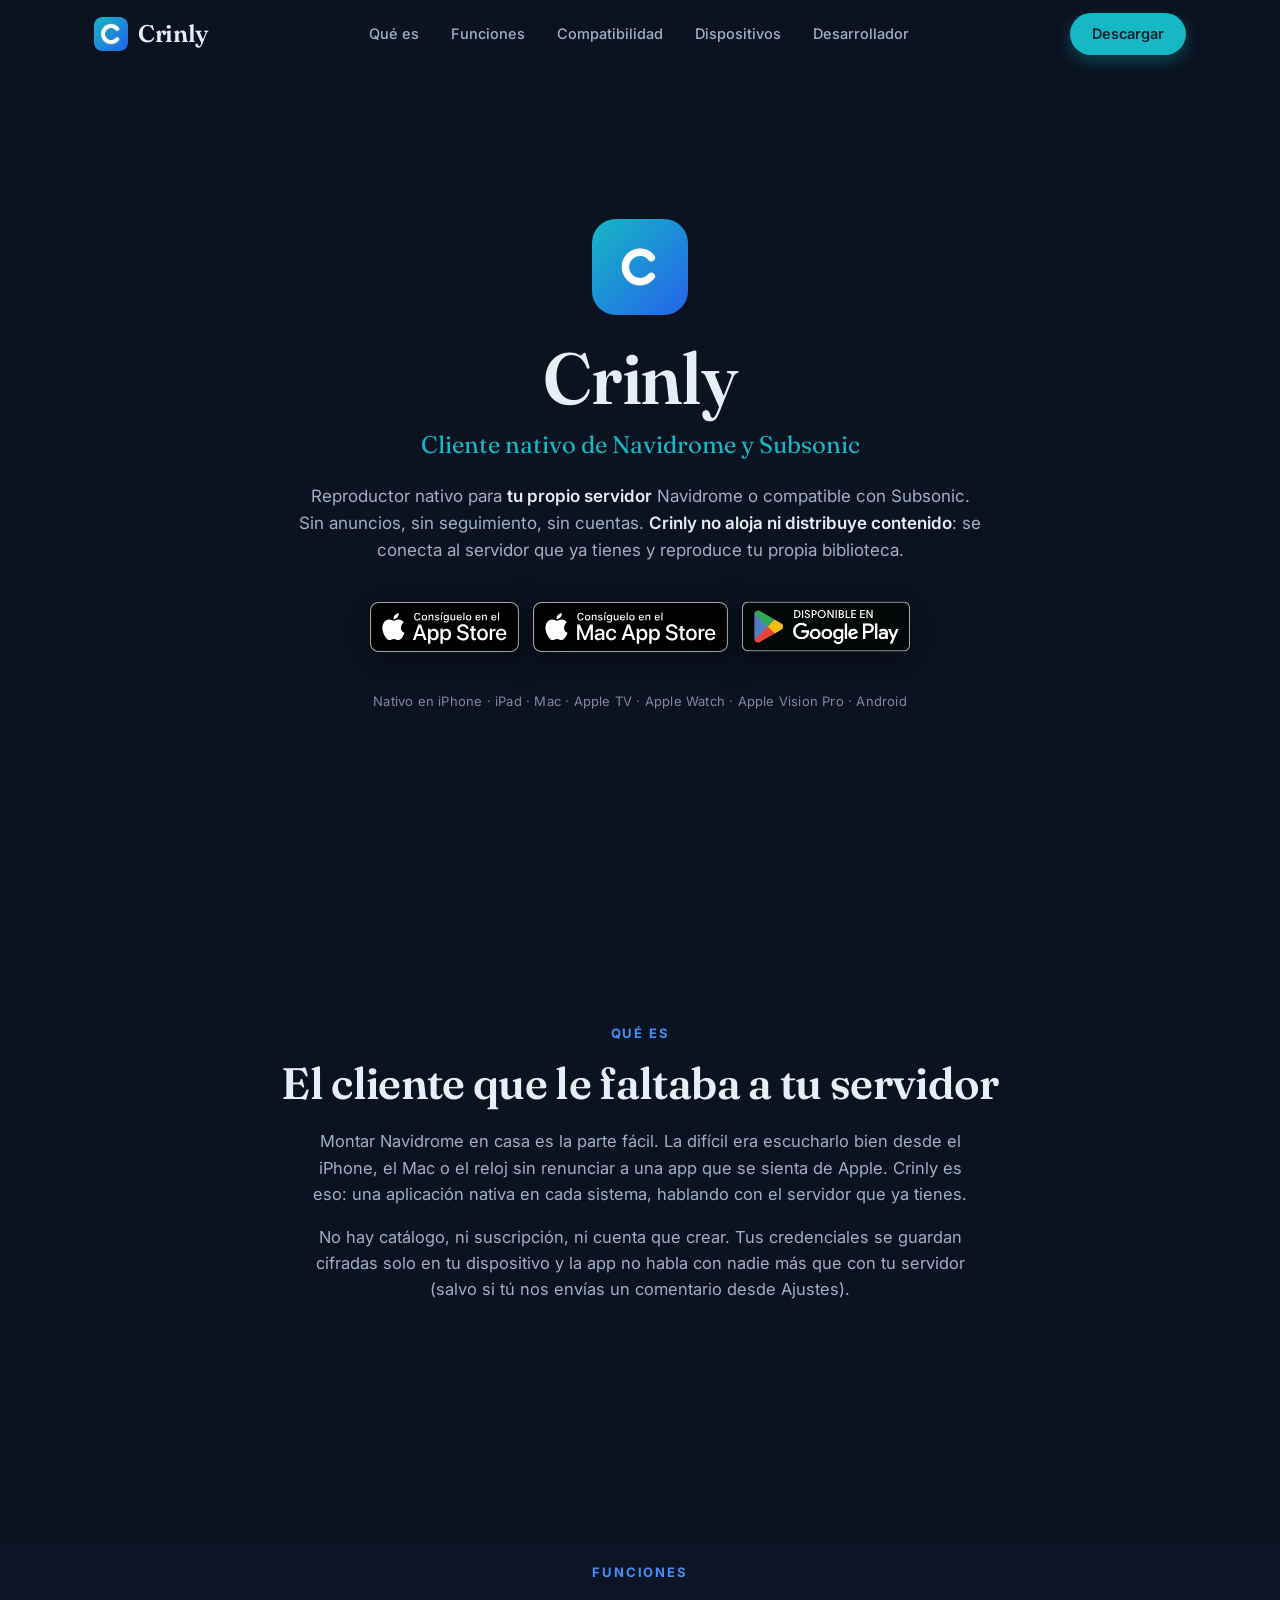
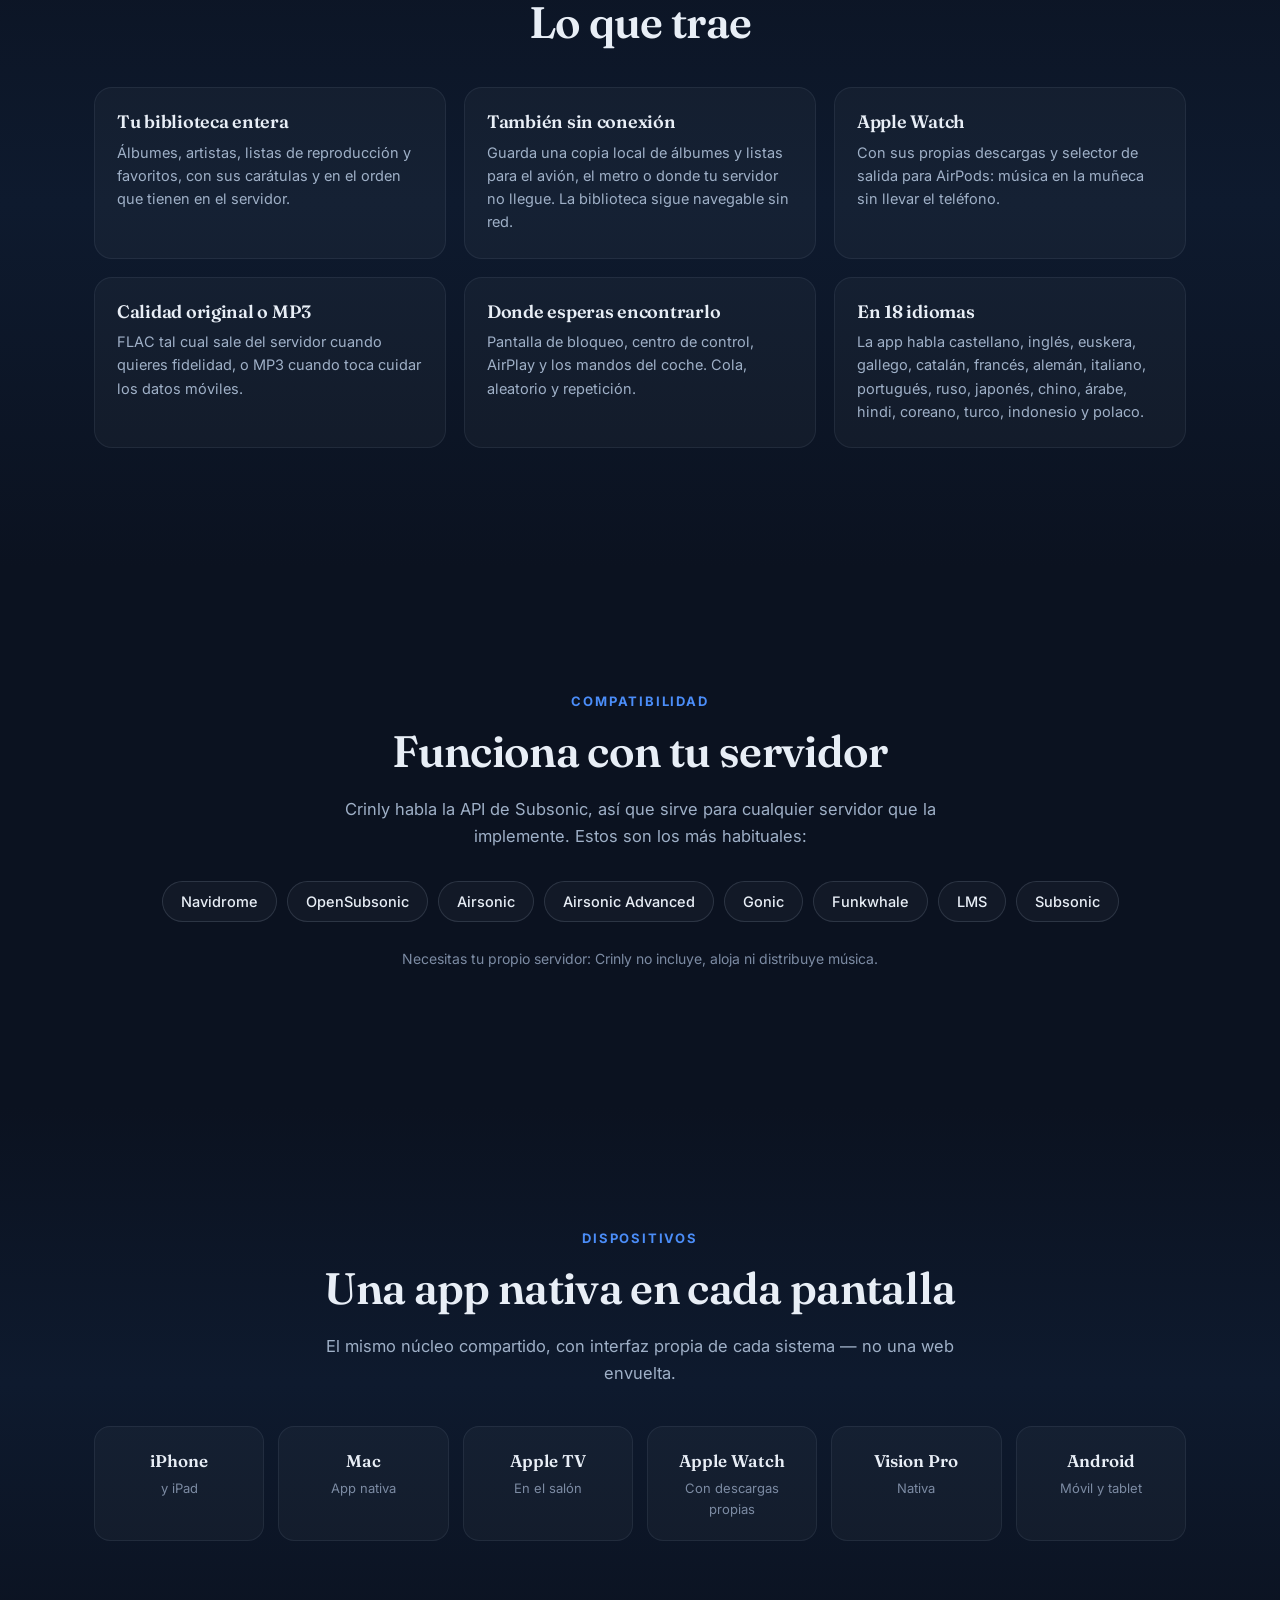
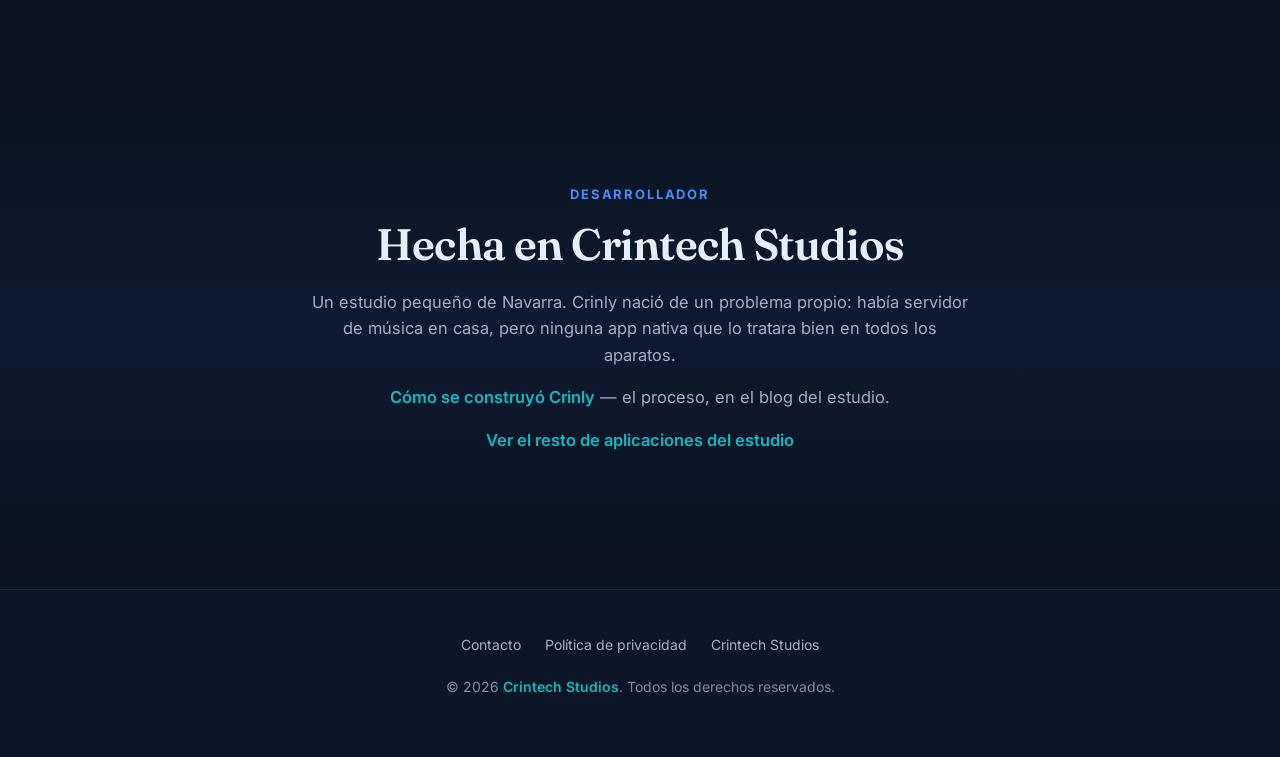
<file: index.html>
<!DOCTYPE html>
<html lang="es">
<head>
  <meta charset="utf-8">
  <meta name="viewport" content="width=device-width, initial-scale=1">
  <title>Crinly — Cliente nativo de Navidrome y Subsonic</title>
  <meta name="description" content="Crinly es el cliente nativo de Navidrome y Subsonic para iPhone, iPad, Mac, Apple TV, Apple Watch, Apple Vision Pro y Android. Se conecta a tu propio servidor: no aloja ni distribuye contenido. Gratis, sin anuncios.">
  <link rel="canonical" href="https://crinly.crintech.pro/">
  <meta property="og:title" content="Crinly — Cliente nativo de Navidrome y Subsonic">
  <meta property="og:description" content="El cliente nativo para tu propio servidor Navidrome o compatible con Subsonic. En todo el ecosistema Apple, también sin conexión.">
  <meta property="og:type" content="website">
  <meta property="og:url" content="https://crinly.crintech.pro/">
  <link rel="icon" href="/favicon.png">
  <link rel="preconnect" href="https://fonts.googleapis.com">
  <link rel="preconnect" href="https://fonts.gstatic.com" crossorigin>
  <link href="https://fonts.googleapis.com/css2?family=Fraunces:opsz,wght@9..144,400;9..144,500;9..144,600;9..144,700&family=Inter:wght@400;500;600;700&display=swap" rel="stylesheet">
  <link rel="stylesheet" href="/style.css">
</head>
<body>

  <nav id="nav">
    <div class="nav-inner">
      <a href="#hero" class="nav-logo">
        <img src="/img/crinly-icon-160.png" alt="" class="nav-logo-img">
        <span class="nav-logo-word">Crinly</span>
      </a>
      <div class="nav-center">
        <a href="#que-es" class="nav-link">Qué es</a>
        <a href="#funciones" class="nav-link">Funciones</a>
        <a href="#compatible" class="nav-link">Compatibilidad</a>
        <a href="#dispositivos" class="nav-link">Dispositivos</a>
        <a href="#crintech" class="nav-link">Desarrollador</a>
      </div>
      <div class="nav-right">
        <a href="#descargar" class="nav-cta">Descargar</a>
        <button class="nav-hamburger" aria-label="Menú" aria-expanded="false">☰</button>
      </div>
    </div>
  </nav>

  <main>
    <section id="hero" class="hero">
      <div class="hero-inner">
        <div class="mark" aria-hidden="true">
          <svg viewBox="0 0 512 512" xmlns="http://www.w3.org/2000/svg">
            <path d="M 349 334 A 121 121 0 1 1 349 178" fill="none" stroke="#FFFFFF" stroke-width="62" stroke-linecap="round"/>
          </svg>
        </div>
        <h1>Crinly</h1>
        <p class="tagline">Cliente nativo de Navidrome y Subsonic</p>
        <p class="lead">Reproductor nativo para <strong>tu propio servidor</strong> Navidrome o compatible con Subsonic. Sin anuncios, sin seguimiento, sin cuentas. <strong>Crinly no aloja ni distribuye contenido</strong>: se conecta al servidor que ya tienes y reproduce tu propia biblioteca.</p>

        <div id="descargar" class="cta store-badges">
          <a href="https://apps.apple.com/es/app/crinly/id6782419608" target="_blank" rel="noopener" aria-label="Consíguelo en el App Store">
            <img src="/img/appstore-badge.svg" alt="Consíguelo en el App Store" class="store-badge badge-apple">
          </a>
          <a href="https://apps.apple.com/es/app/crinly/id6782419608?platform=mac" target="_blank" rel="noopener" aria-label="Consíguelo en el Mac App Store">
            <img src="/img/macappstore-badge.svg" alt="Consíguelo en el Mac App Store" class="store-badge badge-mac">
          </a>
          <a href="https://play.google.com/store/apps/details?id=com.crintechstudios.crinly" target="_blank" rel="noopener" aria-label="Disponible en Google Play">
            <img src="/img/gplay-badge.png" alt="Disponible en Google Play" class="store-badge badge-google">
          </a>
        </div>
        <p class="devices">Nativo en iPhone · iPad · Mac · Apple&nbsp;TV · Apple&nbsp;Watch · Apple&nbsp;Vision&nbsp;Pro · Android</p>
      </div>
    </section>

    <section id="que-es" class="section">
      <div class="section-inner">
        <span class="section-tag">Qué es</span>
        <h2>El cliente que le faltaba a tu servidor</h2>
        <p class="section-lead">Montar Navidrome en casa es la parte fácil. La difícil era escucharlo bien desde el iPhone, el Mac o el reloj sin renunciar a una app que se sienta de Apple. Crinly es eso: una aplicación nativa en cada sistema, hablando con el servidor que ya tienes.</p>
        <p class="section-lead">No hay catálogo, ni suscripción, ni cuenta que crear. Tus credenciales se guardan cifradas solo en tu dispositivo y la app no habla con nadie más que con tu servidor (salvo si tú nos envías un comentario desde Ajustes).</p>
      </div>
    </section>

    <section id="funciones" class="section section-alt">
      <div class="section-inner">
        <span class="section-tag">Funciones</span>
        <h2>Lo que trae</h2>
        <div class="cards">
          <article class="card">
            <h3>Tu biblioteca entera</h3>
            <p>Álbumes, artistas, listas de reproducción y favoritos, con sus carátulas y en el orden que tienen en el servidor.</p>
          </article>
          <article class="card">
            <h3>También sin conexión</h3>
            <p>Guarda una copia local de álbumes y listas para el avión, el metro o donde tu servidor no llegue. La biblioteca sigue navegable sin red.</p>
          </article>
          <article class="card">
            <h3>Apple Watch</h3>
            <p>Con sus propias descargas y selector de salida para AirPods: música en la muñeca sin llevar el teléfono.</p>
          </article>
          <article class="card">
            <h3>Calidad original o MP3</h3>
            <p>FLAC tal cual sale del servidor cuando quieres fidelidad, o MP3 cuando toca cuidar los datos móviles.</p>
          </article>
          <article class="card">
            <h3>Donde esperas encontrarlo</h3>
            <p>Pantalla de bloqueo, centro de control, AirPlay y los mandos del coche. Cola, aleatorio y repetición.</p>
          </article>
          <article class="card">
            <h3>En 18 idiomas</h3>
            <p>La app habla castellano, inglés, euskera, gallego, catalán, francés, alemán, italiano, portugués, ruso, japonés, chino, árabe, hindi, coreano, turco, indonesio y polaco.</p>
          </article>
        </div>
      </div>
    </section>

    <section id="compatible" class="section">
      <div class="section-inner">
        <span class="section-tag">Compatibilidad</span>
        <h2>Funciona con tu servidor</h2>
        <p class="section-lead">Crinly habla la API de Subsonic, así que sirve para cualquier servidor que la implemente. Estos son los más habituales:</p>
        <ul class="chips">
          <li>Navidrome</li>
          <li>OpenSubsonic</li>
          <li>Airsonic</li>
          <li>Airsonic&nbsp;Advanced</li>
          <li>Gonic</li>
          <li>Funkwhale</li>
          <li>LMS</li>
          <li>Subsonic</li>
        </ul>
        <p class="section-note">Necesitas tu propio servidor: Crinly no incluye, aloja ni distribuye música.</p>
      </div>
    </section>

    <section id="dispositivos" class="section section-alt">
      <div class="section-inner">
        <span class="section-tag">Dispositivos</span>
        <h2>Una app nativa en cada pantalla</h2>
        <p class="section-lead">El mismo núcleo compartido, con interfaz propia de cada sistema — no una web envuelta.</p>
        <div class="devgrid">
          <div class="dev"><span>iPhone</span><small>y iPad</small></div>
          <div class="dev"><span>Mac</span><small>App nativa</small></div>
          <div class="dev"><span>Apple TV</span><small>En el salón</small></div>
          <div class="dev"><span>Apple Watch</span><small>Con descargas propias</small></div>
          <div class="dev"><span>Vision Pro</span><small>Nativa</small></div>
          <div class="dev"><span>Android</span><small>Móvil y tablet</small></div>
        </div>
      </div>
    </section>

    <section id="crintech" class="section section-alt">
      <div class="section-inner">
        <span class="section-tag">Desarrollador</span>
        <h2>Hecha en Crintech Studios</h2>
        <p class="section-lead">Un estudio pequeño de Navarra. Crinly nació de un problema propio: había servidor de música en casa, pero ninguna app nativa que lo tratara bien en todos los aparatos.</p>
        <p class="section-lead"><a class="inline-link" href="https://crintech.pro/blog/como-hice-crinly/">Cómo se construyó Crinly</a> — el proceso, en el blog del estudio.</p>
        <p class="section-lead"><a class="inline-link" href="https://crintech.pro">Ver el resto de aplicaciones del estudio</a></p>
      </div>
    </section>
  </main>

  <footer class="footer">
    <div class="footer-inner">
      <div class="footer-links">
        <a href="mailto:info@crintech.pro?subject=Crinly" class="footer-link">Contacto</a>
        <a href="/privacy/" class="footer-link">Política de privacidad</a>
        <a href="https://crintech.pro" class="footer-link">Crintech Studios</a>
      </div>
      <p class="footer-copy">&copy; <span id="year">2026</span> <a href="https://crintech.pro">Crintech Studios</a>. Todos los derechos reservados.</p>
    </div>
  </footer>

  <script src="/js/main.js" defer></script>
</body>
</html>
</file>
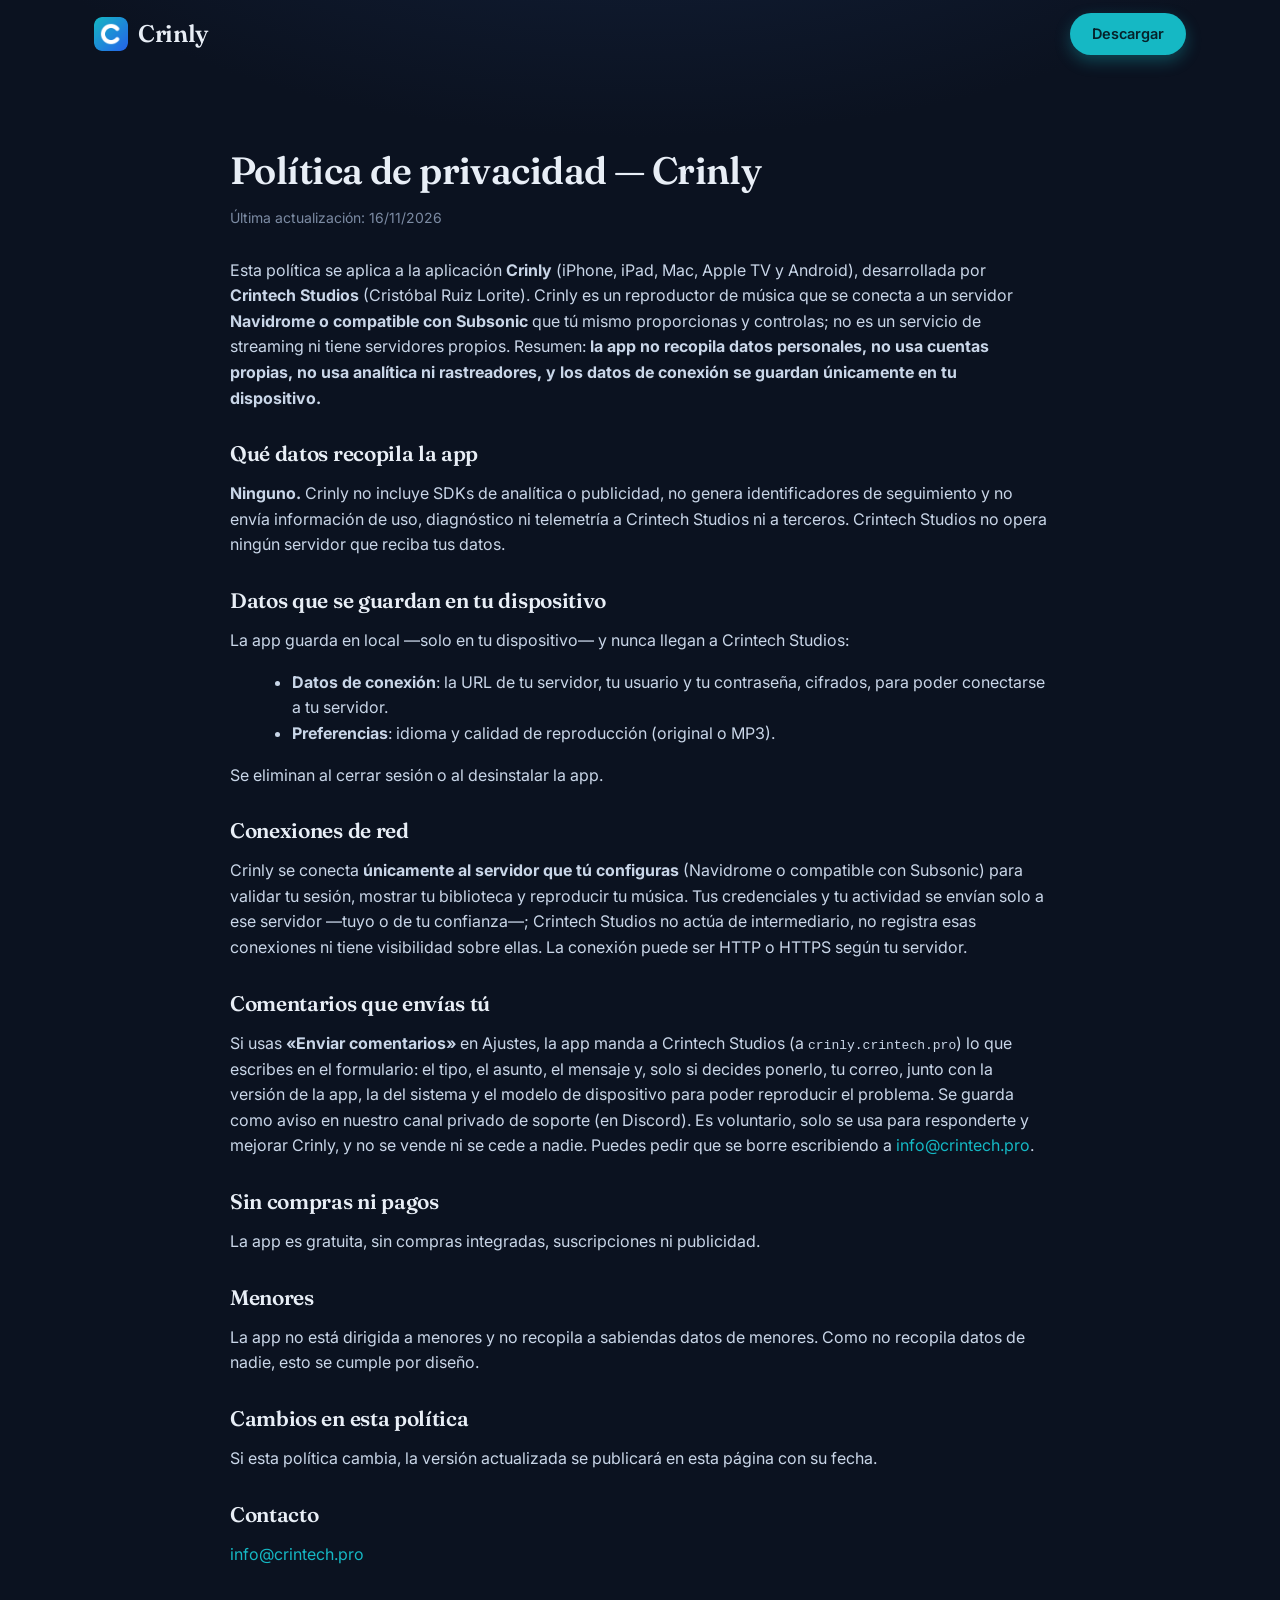
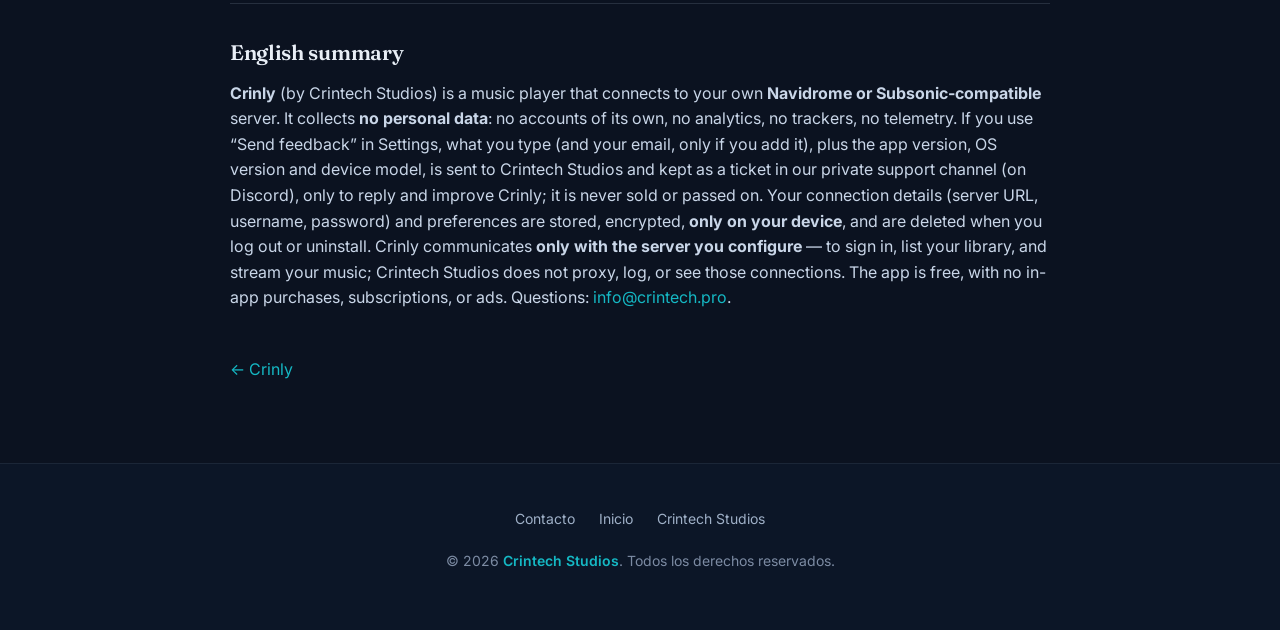
<file: privacy/index.html>
<!DOCTYPE html>
<html lang="es">
<head>
  <meta charset="UTF-8">
  <meta name="viewport" content="width=device-width, initial-scale=1.0">
  <title>Política de privacidad — Crinly</title>
  <meta name="description" content="Política de privacidad de Crinly: no recopila datos, sin cuentas, sin analítica ni rastreadores; las credenciales se guardan solo en tu dispositivo y solo se comunica con tu propio servidor.">
  <meta name="theme-color" content="#0B1220">
  <link rel="icon" href="/favicon.png">
  <link rel="canonical" href="https://crinly.crintech.pro/privacy/">
  <link rel="preconnect" href="https://fonts.googleapis.com">
  <link rel="preconnect" href="https://fonts.gstatic.com" crossorigin>
  <link href="https://fonts.googleapis.com/css2?family=Fraunces:opsz,wght@9..144,400;9..144,500;9..144,600;9..144,700&family=Inter:wght@400;500;600;700&display=swap" rel="stylesheet">
  <link rel="stylesheet" href="/style.css">
</head>
<body>
  <nav id="nav" class="scrolled">
    <div class="nav-inner">
      <a href="/" class="nav-logo">
        <img src="/img/crinly-icon-160.png" alt="" class="nav-logo-img">
        <span class="nav-logo-word">Crinly</span>
      </a>
      <div class="nav-right">
        <a href="/#descargar" class="nav-cta">Descargar</a>
      </div>
    </div>
  </nav>

  <main class="wrap legal">
    <h1>Política de privacidad — Crinly</h1>
    <p class="updated">Última actualización: 16/11/2026</p>

    <p>Esta política se aplica a la aplicación <strong>Crinly</strong> (iPhone, iPad, Mac, Apple&nbsp;TV y Android), desarrollada por <strong>Crintech Studios</strong> (Cristóbal Ruiz Lorite). Crinly es un reproductor de música que se conecta a un servidor <strong>Navidrome o compatible con Subsonic</strong> que tú mismo proporcionas y controlas; no es un servicio de streaming ni tiene servidores propios. Resumen: <strong>la app no recopila datos personales, no usa cuentas propias, no usa analítica ni rastreadores, y los datos de conexión se guardan únicamente en tu dispositivo.</strong></p>

    <h2>Qué datos recopila la app</h2>
    <p><strong>Ninguno.</strong> Crinly no incluye SDKs de analítica o publicidad, no genera identificadores de seguimiento y no envía información de uso, diagnóstico ni telemetría a Crintech Studios ni a terceros. Crintech Studios no opera ningún servidor que reciba tus datos.</p>

    <h2>Datos que se guardan en tu dispositivo</h2>
    <p>La app guarda en local —solo en tu dispositivo— y nunca llegan a Crintech Studios:</p>
    <ul>
      <li><strong>Datos de conexión</strong>: la URL de tu servidor, tu usuario y tu contraseña, cifrados, para poder conectarse a tu servidor.</li>
      <li><strong>Preferencias</strong>: idioma y calidad de reproducción (original o MP3).</li>
    </ul>
    <p>Se eliminan al cerrar sesión o al desinstalar la app.</p>

    <h2>Conexiones de red</h2>
    <p>Crinly se conecta <strong>únicamente al servidor que tú configuras</strong> (Navidrome o compatible con Subsonic) para validar tu sesión, mostrar tu biblioteca y reproducir tu música. Tus credenciales y tu actividad se envían solo a ese servidor —tuyo o de tu confianza—; Crintech Studios no actúa de intermediario, no registra esas conexiones ni tiene visibilidad sobre ellas. La conexión puede ser HTTP o HTTPS según tu servidor.</p>

    <h2>Comentarios que envías tú</h2>
    <p>Si usas <strong>«Enviar comentarios»</strong> en Ajustes, la app manda a Crintech Studios (a <code>crinly.crintech.pro</code>) lo que escribes en el formulario: el tipo, el asunto, el mensaje y, solo si decides ponerlo, tu correo, junto con la versión de la app, la del sistema y el modelo de dispositivo para poder reproducir el problema. Se guarda como aviso en nuestro canal privado de soporte (en Discord). Es voluntario, solo se usa para responderte y mejorar Crinly, y no se vende ni se cede a nadie. Puedes pedir que se borre escribiendo a <a href="mailto:info@crintech.pro?subject=Privacidad%20Crinly">info@crintech.pro</a>.</p>

    <h2>Sin compras ni pagos</h2>
    <p>La app es gratuita, sin compras integradas, suscripciones ni publicidad.</p>

    <h2>Menores</h2>
    <p>La app no está dirigida a menores y no recopila a sabiendas datos de menores. Como no recopila datos de nadie, esto se cumple por diseño.</p>

    <h2>Cambios en esta política</h2>
    <p>Si esta política cambia, la versión actualizada se publicará en esta página con su fecha.</p>

    <h2>Contacto</h2>
    <p><a href="mailto:info@crintech.pro?subject=Privacidad%20Crinly">info@crintech.pro</a></p>

    <hr>

    <h2 id="en">English summary</h2>
    <p><strong>Crinly</strong> (by Crintech Studios) is a music player that connects to your own <strong>Navidrome or Subsonic-compatible</strong> server. It collects <strong>no personal data</strong>: no accounts of its own, no analytics, no trackers, no telemetry. If you use “Send feedback” in Settings, what you type (and your email, only if you add it), plus the app version, OS version and device model, is sent to Crintech Studios and kept as a ticket in our private support channel (on Discord), only to reply and improve Crinly; it is never sold or passed on. Your connection details (server URL, username, password) and preferences are stored, encrypted, <strong>only on your device</strong>, and are deleted when you log out or uninstall. Crinly communicates <strong>only with the server you configure</strong> — to sign in, list your library, and stream your music; Crintech Studios does not proxy, log, or see those connections. The app is free, with no in-app purchases, subscriptions, or ads. Questions: <a href="mailto:info@crintech.pro?subject=Crinly%20privacy">info@crintech.pro</a>.</p>

    <a class="back" href="/">&larr; Crinly</a>
  </main>
  <footer class="footer">
    <div class="footer-inner">
      <div class="footer-links">
        <a href="mailto:info@crintech.pro?subject=Crinly" class="footer-link">Contacto</a>
        <a href="/" class="footer-link">Inicio</a>
        <a href="https://crintech.pro" class="footer-link">Crintech Studios</a>
      </div>
      <p class="footer-copy">&copy; <span id="year">2026</span> <a href="https://crintech.pro">Crintech Studios</a>. Todos los derechos reservados.</p>
    </div>
  </footer>
  <script src="/js/main.js" defer></script>
</body>
</html>
</file>
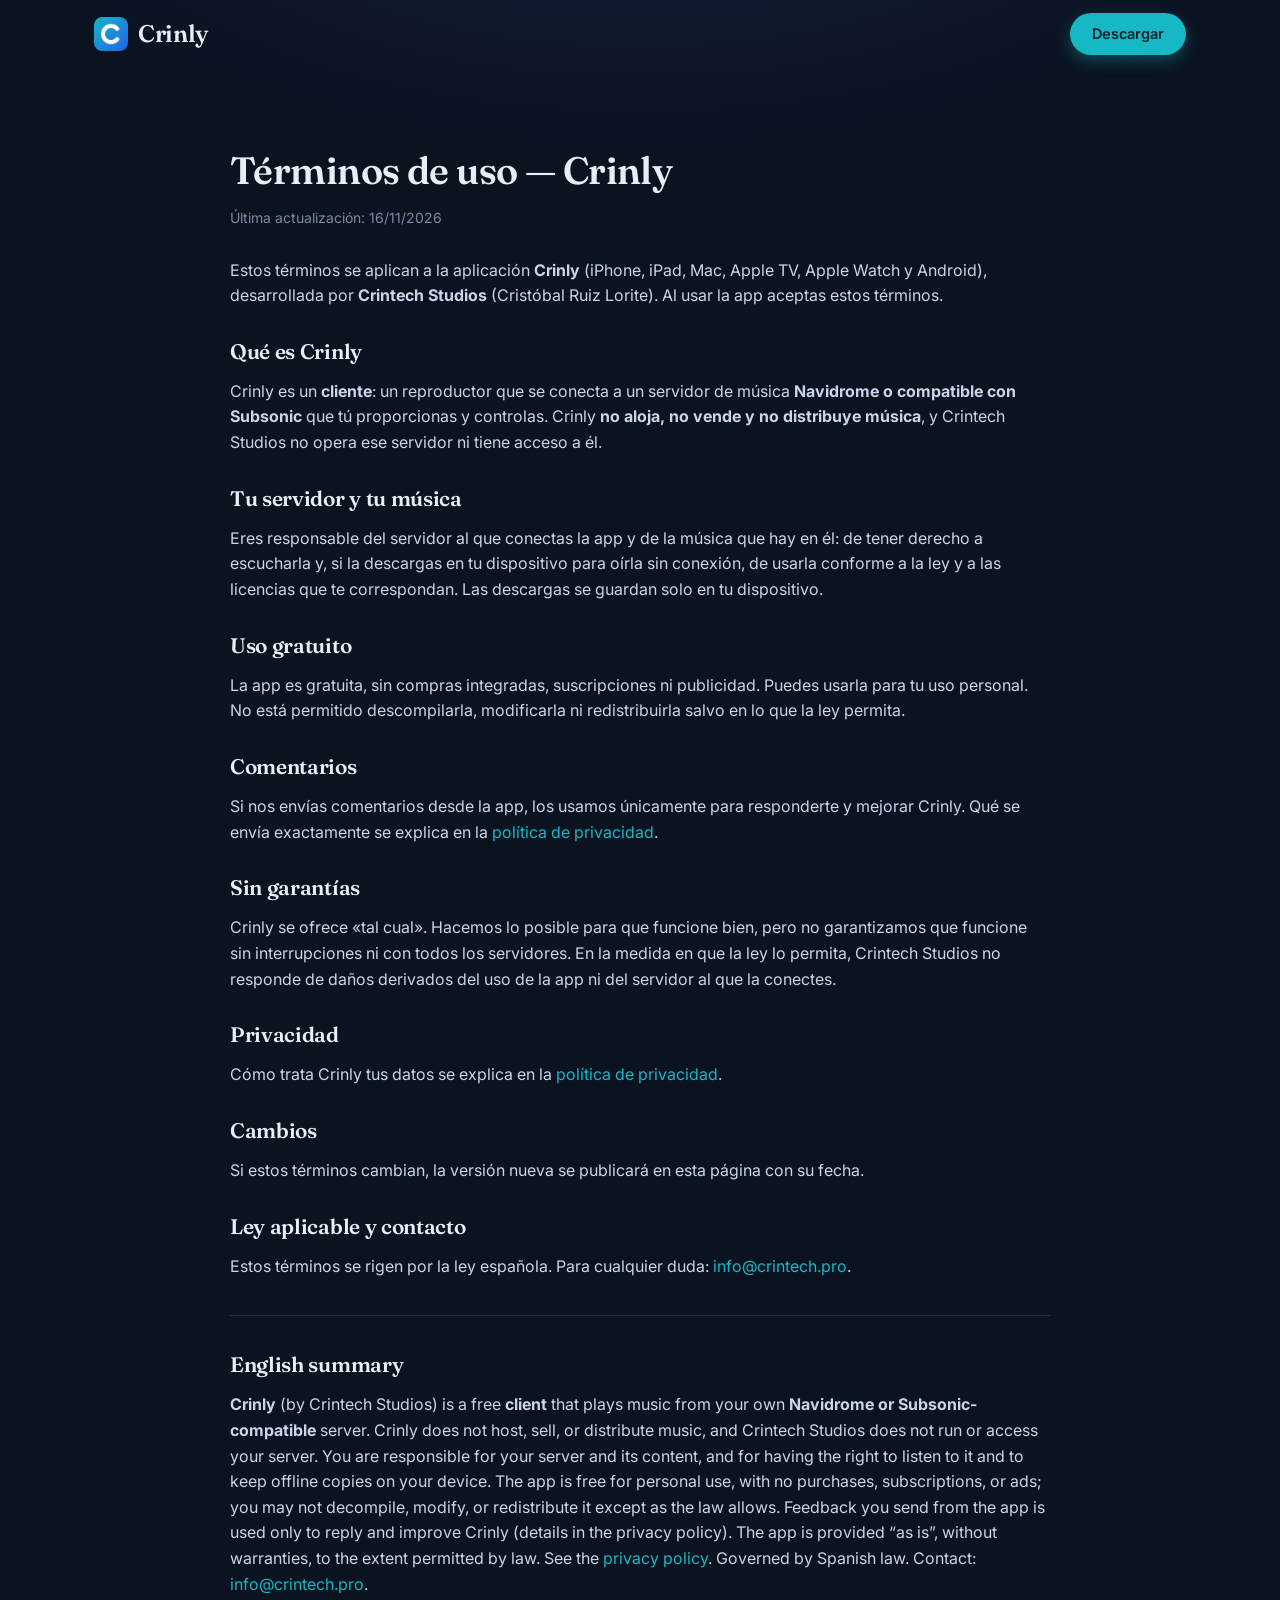
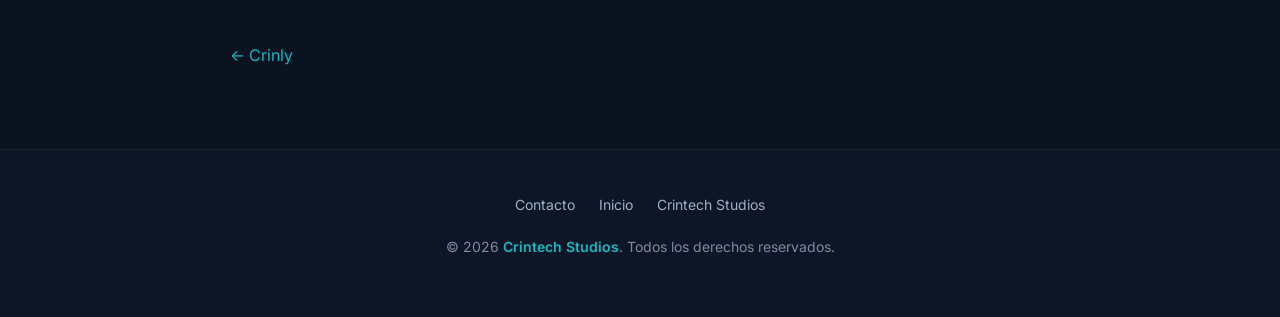
<file: terms/index.html>
<!DOCTYPE html>
<html lang="es">
<head>
  <meta charset="UTF-8">
  <meta name="viewport" content="width=device-width, initial-scale=1.0">
  <title>Términos de uso — Crinly</title>
  <meta name="description" content="Términos de uso de Crinly: app gratuita que reproduce la música de tu propio servidor Navidrome o compatible con Subsonic; Crinly no aloja ni distribuye música.">
  <meta name="theme-color" content="#0B1220">
  <link rel="icon" href="/favicon.png">
  <link rel="canonical" href="https://crinly.crintech.pro/terms/">
  <link rel="preconnect" href="https://fonts.googleapis.com">
  <link rel="preconnect" href="https://fonts.gstatic.com" crossorigin>
  <link href="https://fonts.googleapis.com/css2?family=Fraunces:opsz,wght@9..144,400;9..144,500;9..144,600;9..144,700&family=Inter:wght@400;500;600;700&display=swap" rel="stylesheet">
  <link rel="stylesheet" href="/style.css">
</head>
<body>
  <nav id="nav" class="scrolled">
    <div class="nav-inner">
      <a href="/" class="nav-logo">
        <img src="/img/crinly-icon-160.png" alt="" class="nav-logo-img">
        <span class="nav-logo-word">Crinly</span>
      </a>
      <div class="nav-right">
        <a href="/#descargar" class="nav-cta">Descargar</a>
      </div>
    </div>
  </nav>

  <main class="wrap legal">
    <h1>Términos de uso — Crinly</h1>
    <p class="updated">Última actualización: 16/11/2026</p>

    <p>Estos términos se aplican a la aplicación <strong>Crinly</strong> (iPhone, iPad, Mac, Apple&nbsp;TV, Apple&nbsp;Watch y Android), desarrollada por <strong>Crintech Studios</strong> (Cristóbal Ruiz Lorite). Al usar la app aceptas estos términos.</p>

    <h2>Qué es Crinly</h2>
    <p>Crinly es un <strong>cliente</strong>: un reproductor que se conecta a un servidor de música <strong>Navidrome o compatible con Subsonic</strong> que tú proporcionas y controlas. Crinly <strong>no aloja, no vende y no distribuye música</strong>, y Crintech Studios no opera ese servidor ni tiene acceso a él.</p>

    <h2>Tu servidor y tu música</h2>
    <p>Eres responsable del servidor al que conectas la app y de la música que hay en él: de tener derecho a escucharla y, si la descargas en tu dispositivo para oírla sin conexión, de usarla conforme a la ley y a las licencias que te correspondan. Las descargas se guardan solo en tu dispositivo.</p>

    <h2>Uso gratuito</h2>
    <p>La app es gratuita, sin compras integradas, suscripciones ni publicidad. Puedes usarla para tu uso personal. No está permitido descompilarla, modificarla ni redistribuirla salvo en lo que la ley permita.</p>

    <h2>Comentarios</h2>
    <p>Si nos envías comentarios desde la app, los usamos únicamente para responderte y mejorar Crinly. Qué se envía exactamente se explica en la <a href="/privacy/">política de privacidad</a>.</p>

    <h2>Sin garantías</h2>
    <p>Crinly se ofrece «tal cual». Hacemos lo posible para que funcione bien, pero no garantizamos que funcione sin interrupciones ni con todos los servidores. En la medida en que la ley lo permita, Crintech Studios no responde de daños derivados del uso de la app ni del servidor al que la conectes.</p>

    <h2>Privacidad</h2>
    <p>Cómo trata Crinly tus datos se explica en la <a href="/privacy/">política de privacidad</a>.</p>

    <h2>Cambios</h2>
    <p>Si estos términos cambian, la versión nueva se publicará en esta página con su fecha.</p>

    <h2>Ley aplicable y contacto</h2>
    <p>Estos términos se rigen por la ley española. Para cualquier duda: <a href="mailto:info@crintech.pro?subject=T%C3%A9rminos%20Crinly">info@crintech.pro</a>.</p>

    <hr>

    <h2 id="en">English summary</h2>
    <p><strong>Crinly</strong> (by Crintech Studios) is a free <strong>client</strong> that plays music from your own <strong>Navidrome or Subsonic-compatible</strong> server. Crinly does not host, sell, or distribute music, and Crintech Studios does not run or access your server. You are responsible for your server and its content, and for having the right to listen to it and to keep offline copies on your device. The app is free for personal use, with no purchases, subscriptions, or ads; you may not decompile, modify, or redistribute it except as the law allows. Feedback you send from the app is used only to reply and improve Crinly (details in the privacy policy). The app is provided “as is”, without warranties, to the extent permitted by law. See the <a href="/privacy/">privacy policy</a>. Governed by Spanish law. Contact: <a href="mailto:info@crintech.pro?subject=Crinly%20terms">info@crintech.pro</a>.</p>

    <a class="back" href="/">&larr; Crinly</a>
  </main>
  <footer class="footer">
    <div class="footer-inner">
      <div class="footer-links">
        <a href="mailto:info@crintech.pro?subject=Crinly" class="footer-link">Contacto</a>
        <a href="/" class="footer-link">Inicio</a>
        <a href="https://crintech.pro" class="footer-link">Crintech Studios</a>
      </div>
      <p class="footer-copy">&copy; <span id="year">2026</span> <a href="https://crintech.pro">Crintech Studios</a>. Todos los derechos reservados.</p>
    </div>
  </footer>
  <script src="/js/main.js" defer></script>
</body>
</html>
</file>
<file: style.css>
/* =============================================================================
   Crinly — hoja de estilo
   Mismo sistema de diseño que aulixa.app (nav fijo, secciones de 120px, ancho
   1140, Fraunces para titulares + Inter para texto, pie centrado) con la paleta
   propia de Crinly: fondo noche y turquesa en vez del crema y la mostaza.
   ========================================================================== */

:root {
  /* superficies */
  --bg: #0B1220;
  --bg-2: #0E1A2E;
  --surface: #101E33;
  --surface-soft: rgba(255, 255, 255, .03);

  /* acentos: el turquesa hace de CTA (rol de la mostaza de Aulixa) y el azul de secundario */
  --teal: #15B8C4;
  --teal-dark: #10939D;
  --blue: #4B8DF8;
  --blue-dark: #2563EB;

  /* texto: aquí la escala va al revés que en Aulixa, porque el fondo es oscuro */
  --ink: #E8EEF6;
  --ink-2: #9FB0C7;
  --ink-3: #7C8BA3;

  --border: rgba(159, 176, 199, .18);
  --border-soft: rgba(159, 176, 199, .10);
  --shadow-sm: 0 4px 14px rgba(0, 0, 0, .35);
  --shadow-md: 0 14px 32px rgba(0, 0, 0, .45);

  --nav-height: 68px;
  --section-padding: 120px 0;
  --max-width: 1140px;

  --font-display: 'Fraunces', Georgia, 'Times New Roman', serif;
  --font-body: 'Inter', -apple-system, BlinkMacSystemFont, system-ui, sans-serif;
}

* { box-sizing: border-box; }
html { scroll-behavior: smooth; scroll-padding-top: calc(var(--nav-height) + 16px); }
body {
  margin: 0;
  font-family: var(--font-body);
  color: var(--ink);
  background: radial-gradient(1200px 600px at 50% -10%, #14233f 0%, var(--bg) 60%);
  -webkit-font-smoothing: antialiased;
  line-height: 1.6;
}
h1, h2, h3 { font-family: var(--font-display); font-weight: 600; letter-spacing: -.015em; line-height: 1.15; }
a { color: var(--teal); text-decoration: none; }
a:hover { text-decoration: underline; }
:focus-visible { outline: 2px solid var(--teal); outline-offset: 3px; border-radius: 6px; }
img { max-width: 100%; }

/* ---------- nav ---------- */
#nav { position: fixed; top: 0; left: 0; right: 0; z-index: 1000; height: var(--nav-height);
  transition: background .3s, backdrop-filter .3s, box-shadow .3s, border-color .3s; }
#nav.scrolled { background: rgba(11, 18, 32, .82);
  -webkit-backdrop-filter: saturate(140%) blur(18px); backdrop-filter: saturate(140%) blur(18px);
  border-bottom: 1px solid var(--border-soft); box-shadow: var(--shadow-sm); }
.nav-inner { max-width: var(--max-width); margin: 0 auto; height: 100%; display: flex;
  align-items: center; justify-content: space-between; padding: 0 24px; }
.nav-logo { display: flex; align-items: center; gap: 10px; }
.nav-logo:hover { text-decoration: none; }
.nav-logo-img { height: 34px; width: auto; border-radius: 8px; }
.nav-logo-word { font-family: var(--font-display); font-weight: 600; font-size: 24px; color: var(--ink); letter-spacing: -.015em; }
.nav-center { display: flex; align-items: center; gap: 4px; }
.nav-link { color: var(--ink-2); font-size: 14.5px; font-weight: 500; padding: 8px 14px;
  border-radius: 10px; transition: color .2s, background .2s; }
.nav-link:hover { color: var(--ink); background: rgba(255, 255, 255, .06); text-decoration: none; }
.nav-right { display: flex; align-items: center; gap: 10px; }
.nav-cta { background: var(--teal); color: #06222A; padding: 9px 22px; border-radius: 999px;
  font-size: 14.5px; font-weight: 600; box-shadow: 0 6px 16px rgba(21, 184, 196, .32);
  transition: background .2s, transform .2s, box-shadow .2s; }
.nav-cta:hover { background: var(--teal-dark); transform: translateY(-1px); text-decoration: none;
  box-shadow: 0 10px 22px rgba(21, 184, 196, .4); }
.nav-hamburger { display: none; background: none; border: none; color: var(--ink);
  font-size: 24px; cursor: pointer; padding: 4px; }

/* ---------- hero ---------- */
.hero { min-height: 100vh; display: flex; align-items: center; justify-content: center;
  padding: calc(var(--nav-height) + 56px) 24px 80px; }
.hero-inner { max-width: 760px; margin: 0 auto; text-align: center; }
.mark { width: 96px; height: 96px; margin: 0 auto 22px; border-radius: 24px;
  background: linear-gradient(135deg, var(--teal), var(--blue-dark)); display: grid; place-items: center; }
.mark svg { width: 62px; height: 62px; }
.hero h1 { font-size: clamp(46px, 8vw, 72px); margin: 0 0 6px; }
.tagline { font-family: var(--font-display); font-size: clamp(19px, 2.6vw, 24px); color: var(--teal); margin: 0 0 18px; }
.lead { font-size: 17px; color: var(--ink-2); max-width: 62ch; margin: 0 auto 30px; }
.lead strong { color: var(--ink); font-weight: 600; }
.devices { margin-top: 24px; font-size: 13px; color: var(--ink-3); letter-spacing: .2px; }

/* insignias oficiales de Apple; la negra trae borde claro y se lee sobre el fondo noche */
.store-badges { display: flex; align-items: center; justify-content: center; gap: 14px; flex-wrap: wrap; }
.store-badge { width: auto; transition: transform .18s ease, filter .18s ease;
  filter: drop-shadow(0 6px 16px rgba(0, 0, 0, .45)); }
.store-badge:hover { transform: translateY(-2px); filter: drop-shadow(0 10px 22px rgba(0, 0, 0, .6)); }
.badge-apple, .badge-mac { height: 50px; }
.badge-google { height: 65px; }   /* el badge de Google trae padding (~23%); más alto para igualar */
/* Android va sin insignia oficial: está en prueba cerrada y el badge «Disponible
   en Google Play» daría a entender que se instala sin más. */
.cta-android { margin-top: 16px; }
.btn-android { display: inline-flex; align-items: center; gap: 8px; font-size: 14px; font-weight: 600;
  color: var(--ink-2); border: 1px solid var(--border); border-radius: 12px; padding: 9px 16px;
  transition: border-color .15s ease, color .15s ease; }
.btn-android:hover { color: var(--ink); border-color: rgba(159, 176, 199, .5); text-decoration: none; }

/* ---------- secciones ---------- */
.section { padding: var(--section-padding); }
.section-alt { background: linear-gradient(180deg, rgba(14, 26, 46, 0) 0%, var(--bg-2) 50%, rgba(14, 26, 46, 0) 100%); }
.section-inner { max-width: var(--max-width); margin: 0 auto; padding: 0 24px; text-align: center; }
.section-tag { display: inline-block; color: var(--blue); font-size: 13px; font-weight: 700;
  text-transform: uppercase; letter-spacing: .14em; margin-bottom: 14px; }
.section-inner h2 { font-size: clamp(30px, 4vw, 44px); margin: 0 0 20px; }
.section-lead { font-size: 16.5px; color: var(--ink-2); max-width: 66ch; margin: 0 auto 16px; }
.section-lead strong { color: var(--ink); font-weight: 600; }
.section-note { font-size: 14px; color: var(--ink-3); margin-top: 26px; }
.inline-link { font-weight: 600; }

/* tarjetas de funciones */
.cards { display: grid; grid-template-columns: repeat(auto-fit, minmax(280px, 1fr)); gap: 18px;
  margin-top: 40px; text-align: left; }
.card { background: var(--surface-soft); border: 1px solid var(--border-soft); border-radius: 18px;
  padding: 24px 22px; }
.card h3 { font-size: 18px; margin: 0 0 8px; color: var(--ink); }
.card p { font-size: 14.5px; color: var(--ink-2); margin: 0; }

/* servidores compatibles */
.chips { list-style: none; display: flex; flex-wrap: wrap; justify-content: center; gap: 10px;
  padding: 0; margin: 32px 0 0; }
.chips li { border: 1px solid var(--border); border-radius: 999px; padding: 8px 18px;
  font-size: 14.5px; font-weight: 500; color: var(--ink); background: var(--surface-soft); }

/* dispositivos */
.devgrid { display: grid; grid-template-columns: repeat(auto-fit, minmax(160px, 1fr)); gap: 14px; margin-top: 40px; }
.dev { border: 1px solid var(--border-soft); border-radius: 16px; padding: 20px 14px; background: var(--surface-soft); }
.dev span { display: block; font-family: var(--font-display); font-size: 17px; font-weight: 600; }
.dev small { display: block; margin-top: 4px; font-size: 13px; color: var(--ink-3); }

/* pasos de la beta */
.beta-steps { list-style: none; margin: 40px auto 0; padding: 0; display: grid; gap: 20px;
  max-width: 620px; text-align: left; }
.beta-steps li { display: flex; gap: 16px; align-items: flex-start; }
.beta-num { flex: none; width: 30px; height: 30px; border-radius: 50%; display: grid; place-items: center;
  background: var(--teal); color: #06222A; font-size: 14px; font-weight: 700; margin-top: 2px; }
.beta-steps h3 { font-size: 17px; margin: 0 0 4px; }
.beta-steps p { font-size: 14.5px; color: var(--ink-2); margin: 0 0 8px; }
.beta-link { display: inline-block; font-size: 14px; font-weight: 600; margin-right: 16px; }

/* ---------- pie ---------- */
.footer { border-top: 1px solid var(--border-soft); padding: 44px 24px; background: rgba(14, 26, 46, .5); }
.footer-inner { max-width: var(--max-width); margin: 0 auto; text-align: center; }
.footer-links { display: flex; justify-content: center; gap: 24px; flex-wrap: wrap; margin-bottom: 20px; }
.footer-link { font-size: 14px; color: var(--ink-2); transition: color .2s; }
.footer-link:hover { color: var(--teal); }
.footer-copy { font-size: 14px; color: var(--ink-3); }
.footer-copy a { color: var(--teal); font-weight: 600; }

/* ---------- páginas legales (/privacy/) ---------- */
.wrap { max-width: 820px; margin: 0 auto; padding: 0 24px; }
.legal { padding: calc(var(--nav-height) + 56px) 0 80px; }
.legal h1 { font-size: 38px; text-align: left; margin-bottom: 4px; }
.legal .updated { color: var(--ink-3); font-size: 14px; margin-bottom: 28px; }
.legal h2 { font-size: 21px; margin: 30px 0 8px; }
.legal p, .legal li { color: #C9D6E8; }
.legal ul { margin: 8px 0 8px 22px; }
.legal hr { border: 0; border-top: 1px solid var(--border); margin: 36px 0; }
.legal .back { display: inline-block; margin-top: 30px; }

/* ---------- adaptación a móvil ---------- */
@media (max-width: 900px) {
  :root { --section-padding: 80px 0; }
  .nav-hamburger { display: block; }
  .nav-center { position: absolute; top: var(--nav-height); left: 0; right: 0; flex-direction: column;
    align-items: stretch; gap: 0; padding: 10px 16px 16px; display: none;
    /* opaco a propósito: con fondo translúcido el hero se leía a través del menú
       (backdrop-filter no se aplica en todos los navegadores) */
    background: #0B1220;
    border-bottom: 1px solid var(--border-soft); box-shadow: var(--shadow-md); }
  .nav-center.open { display: flex; }
  .nav-link { padding: 12px 10px; }
}
@media (max-width: 560px) {
  .badge-apple, .badge-mac { height: 44px; }
  .badge-google { height: 57px; }
  .hero { padding-top: calc(var(--nav-height) + 32px); }
}
@media (prefers-reduced-motion: reduce) {
  html { scroll-behavior: auto; }
  * { transition: none !important; animation: none !important; }
}
</file>
